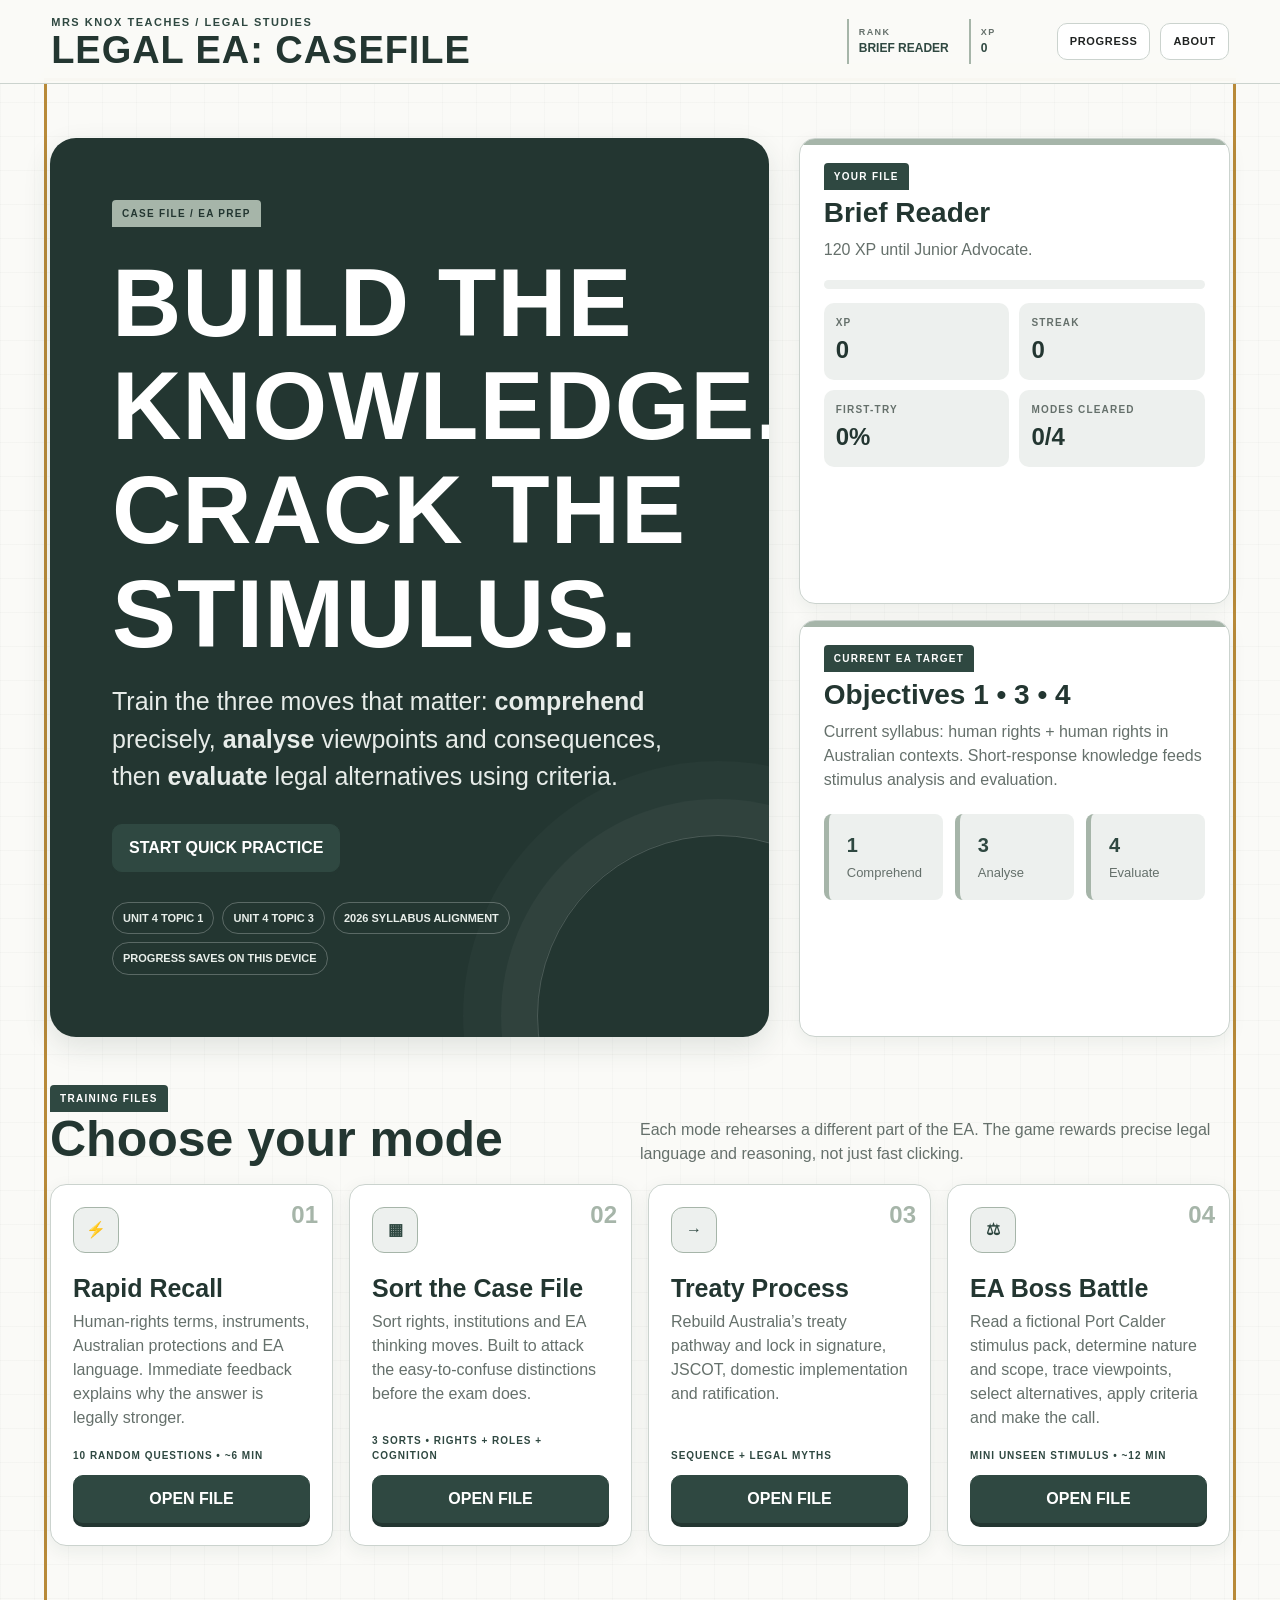
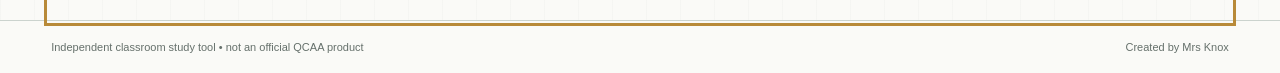
<file: index.html>
<!doctype html>
<html lang="en-AU">
<head>
  <meta charset="utf-8" />
  <meta name="viewport" content="width=device-width, initial-scale=1" />
  <meta name="theme-color" content="#2F4841" />
  <title>Legal EA: Casefile</title>
  <meta name="description" content="Mrs Knox Teaches Legal Studies EA study game: retrieval, sorting, treaty process and stimulus analysis/evaluation practice." />
  <link rel="stylesheet" href="styles.css" />
</head>
<body>
  <a class="skip-link" href="#app">Skip to game</a>
  <header class="site-header">
    <button class="brand-lockup" id="homeBtn" type="button" aria-label="Return to Casefile home">
      <span class="brand-eyebrow">MRS KNOX TEACHES / LEGAL STUDIES</span>
      <span class="brand-title">LEGAL EA: CASEFILE</span>
    </button>
    <div class="header-actions">
      <div class="mini-stat" title="Your current rank">
        <span class="mini-stat-label">RANK</span>
        <strong id="rankMini">BRIEF READER</strong>
      </div>
      <div class="mini-stat" title="Experience points">
        <span class="mini-stat-label">XP</span>
        <strong id="xpMini">0</strong>
      </div>
      <button class="icon-btn" id="progressBtn" type="button" aria-label="Open progress dashboard">PROGRESS</button>
      <button class="icon-btn" id="aboutBtn" type="button" aria-label="Open sources and scope">ABOUT</button>
    </div>
  </header>

  <main id="app" tabindex="-1"></main>

  <footer class="site-footer">
    <span>Independent classroom study tool • not an official QCAA product</span>
    <span>Created by Mrs Knox</span>
  </footer>

  <dialog id="aboutDialog" class="modal">
    <form method="dialog" class="modal-card">
      <div class="modal-head">
        <div>
          <span class="file-label">SOURCES + SCOPE</span>
          <h2>About this build</h2>
        </div>
        <button class="close-btn" value="close" aria-label="Close">×</button>
      </div>
      <div class="modal-content">
        <p><strong>Version 1</strong> is designed for the current QCAA Legal Studies 2025 v1.3 syllabus (January 2026). The current external assessment assesses Objectives 1, 3 and 4 and relates to Unit 4 Topic 1 and Topic 3.</p>
        <p>The game uses teacher-provided EA preparation resources, the current QCAA syllabus and the 2025 QCAA external assessment/marking guide as practice models. The Port Calder boss battle is <strong>fictional classroom stimulus</strong>; it is designed to rehearse legal reasoning, not to state that a fictional Bill or stakeholder exists.</p>
        <div class="source-list">
          <h3>Primary source basis</h3>
          <ul>
            <li>QCAA Legal Studies 2025 v1.3 General senior syllabus (January 2026).</li>
            <li>QCAA External assessment 2025 question/response book and marking guide.</li>
            <li>Mrs Knox Week 1–3 EA preparation materials.</li>
            <li>Mrs Knox treaty, human-rights scrutiny, Commonwealth powers/limits and Chapter III resources.</li>
          </ul>
        </div>
        <div class="notice-box"><strong>Accuracy rule:</strong> where the game teaches a legal process, it distinguishes the source/actor, legal meaning or effect, and consequence. Fictional stimuli are labelled as fictional.</div>
      </div>
    </form>
  </dialog>

  <script src="app.js" defer></script>
</body>
</html>
</file>
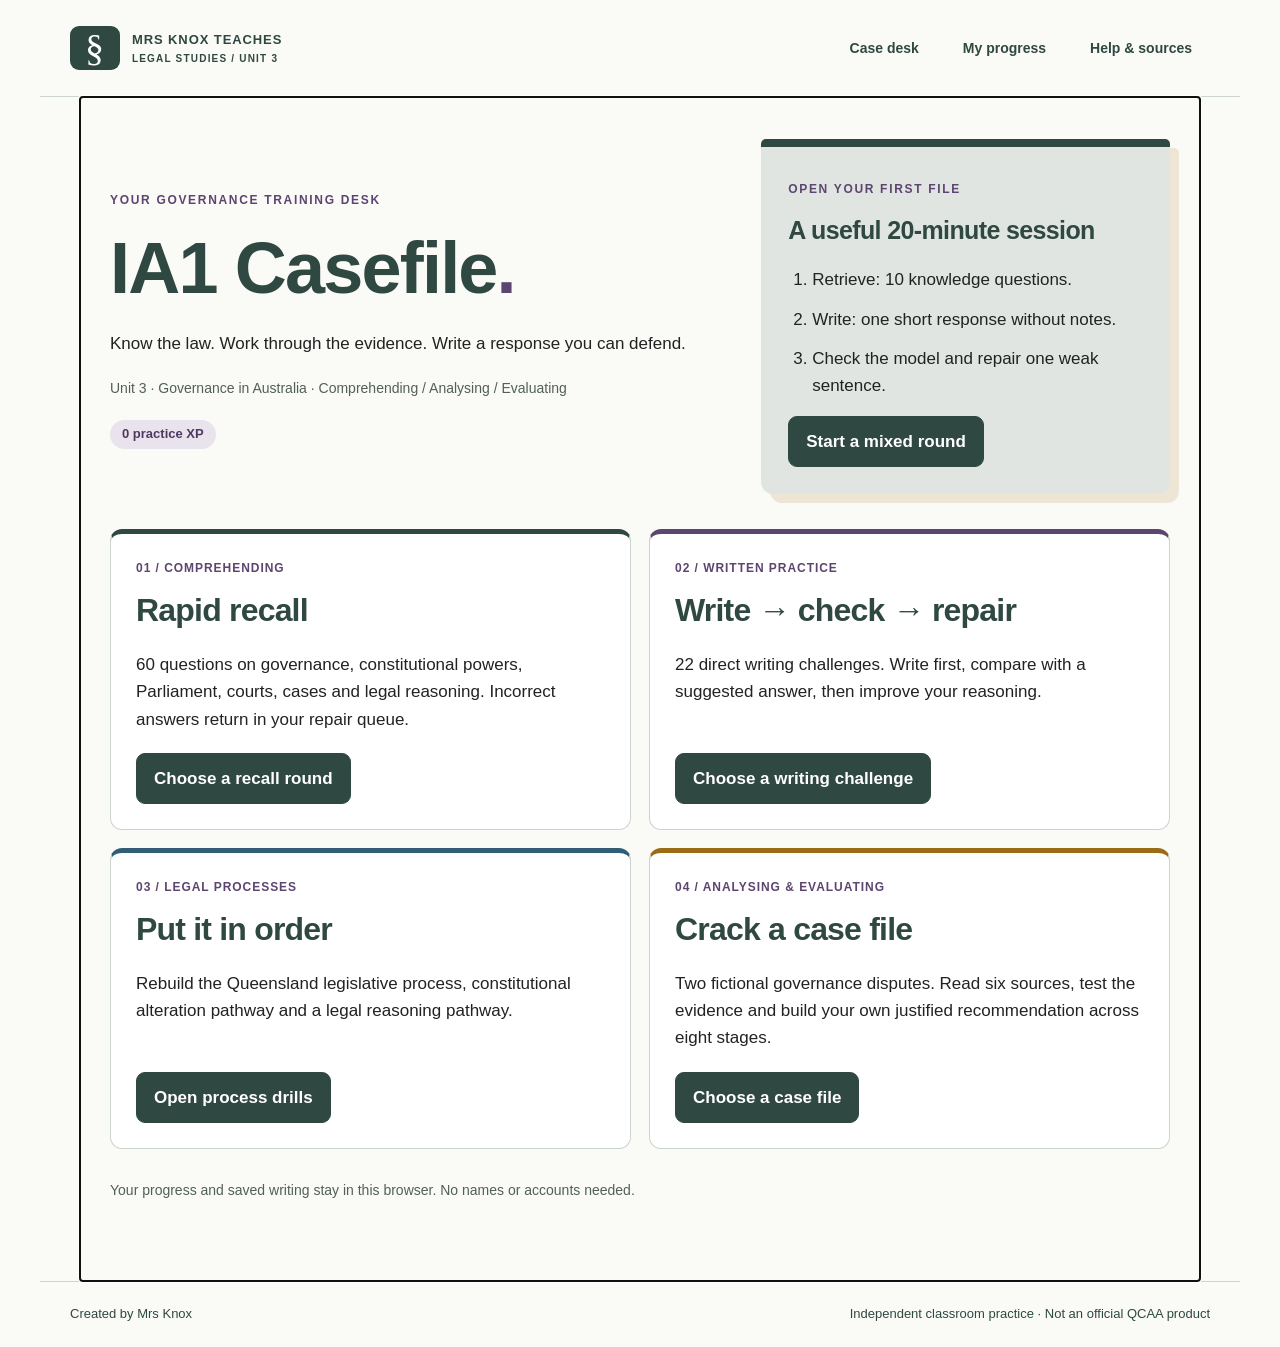
<file: ia1/index.html>
<!doctype html>
<html lang="en-AU"><head><meta charset="utf-8"><meta name="viewport" content="width=device-width,initial-scale=1"><meta name="theme-color" content="#2F4841"><meta name="description" content="Governance knowledge, written practice and fictional source challenges for Queensland Legal Studies IA1."><title>IA1 Casefile | Mrs Knox Teaches</title><link rel="stylesheet" href="style.css"></head>
<body><a class="skip" href="#app">Skip to activity</a><header><a class="brand" href="#home" aria-label="IA1 Casefile home"><span class="brandmark" aria-hidden="true">§</span><span>MRS KNOX TEACHES<small>LEGAL STUDIES / UNIT 3</small></span></a><nav aria-label="Main navigation"><button data-nav="home">Case desk</button><button data-nav="progress">My progress</button><button data-nav="sources">Help & sources</button></nav></header><main id="app" tabindex="-1"></main><footer>Created by Mrs Knox <span>Independent classroom practice · Not an official QCAA product</span></footer><script src="data.js"></script><script src="app.js"></script></body></html>
</file>
<file: styles.css>
:root {
  --deep: #2F4841;
  --deep-dark: #233631;
  --sage: #A6B5A9;
  --pale: #E0E5E1;
  --very-pale: #EDF0EE;
  --ink: #202322;
  --paper: #FAFAF7;
  --white: #FFFFFF;
  --line: #CBD3CE;
  --muted: #65706B;
  --gold: #B88A39;
  --danger: #9B3B37;
  --success: #2F6A50;
  --shadow: 0 10px 28px rgba(35, 54, 49, .12);
  --radius: 16px;
}

* { box-sizing: border-box; }
html { scroll-behavior: smooth; }
body {
  margin: 0;
  min-height: 100vh;
  background:
    linear-gradient(rgba(47,72,65,.028) 1px, transparent 1px),
    linear-gradient(90deg, rgba(47,72,65,.022) 1px, transparent 1px),
    var(--paper);
  background-size: 34px 34px;
  color: var(--ink);
  font-family: "Work Sans", "Aptos", "Segoe UI", Arial, sans-serif;
  line-height: 1.5;
}
button, input { font: inherit; }
button { color: inherit; }
button:focus-visible, [tabindex]:focus-visible { outline: 3px solid var(--gold); outline-offset: 3px; }
.skip-link { position: absolute; left: -9999px; top: 0; }
.skip-link:focus { left: 16px; top: 16px; z-index: 999; background: var(--white); padding: 10px 14px; border: 2px solid var(--deep); }

.site-header {
  position: sticky;
  top: 0;
  z-index: 30;
  display: flex;
  justify-content: space-between;
  align-items: center;
  gap: 24px;
  padding: 14px clamp(18px, 4vw, 56px);
  border-bottom: 1px solid var(--line);
  background: rgba(250,250,247,.94);
  backdrop-filter: blur(14px);
}
.brand-lockup { border: 0; background: transparent; text-align: left; cursor: pointer; padding: 0; }
.brand-eyebrow { display: block; font-size: 11px; letter-spacing: .14em; font-weight: 800; color: var(--deep); }
.brand-title { display: block; font-family: "Oswald", "Arial Narrow", sans-serif; font-size: clamp(24px, 3vw, 38px); font-weight: 800; letter-spacing: .025em; color: var(--deep-dark); line-height: 1; }
.header-actions { display: flex; align-items: center; gap: 10px; }
.mini-stat { min-width: 78px; padding: 7px 10px; border-left: 2px solid var(--sage); }
.mini-stat-label { display: block; font-size: 9px; letter-spacing: .16em; color: var(--muted); font-weight: 800; }
.mini-stat strong { display: block; font-size: 12px; color: var(--deep); }
.icon-btn, .ghost-btn, .primary-btn, .secondary-btn, .option-btn, .category-btn, .chip-btn, .move-btn, .truefalse-btn {
  border-radius: 10px;
  cursor: pointer;
  transition: transform .14s ease, background .14s ease, border-color .14s ease, box-shadow .14s ease;
}
.icon-btn { border: 1px solid var(--line); background: var(--white); padding: 9px 12px; font-size: 11px; font-weight: 800; letter-spacing: .06em; }
.icon-btn:hover, .ghost-btn:hover, .secondary-btn:hover { border-color: var(--deep); transform: translateY(-1px); }

#app { width: min(1180px, calc(100% - 32px)); margin: 0 auto; padding: 42px 0 74px; min-height: calc(100vh - 150px); }

.hero {
  display: grid;
  grid-template-columns: 1.25fr .75fr;
  gap: 30px;
  align-items: stretch;
  margin-top: 12px;
}
.hero-main { position: relative; overflow: hidden; background: var(--deep-dark); color: var(--white); border-radius: 26px; padding: clamp(28px, 5vw, 62px); min-height: 420px; box-shadow: var(--shadow); }
.hero-main::after { content: ""; position: absolute; width: 360px; height: 360px; border: 1px solid rgba(255,255,255,.18); border-radius: 50%; right: -130px; bottom: -160px; box-shadow: 0 0 0 36px rgba(255,255,255,.035), 0 0 0 74px rgba(255,255,255,.025); }
.file-label { display: inline-flex; align-items: center; gap: 8px; padding: 6px 10px; background: var(--deep); color: var(--white); border-radius: 4px 4px 0 0; font-size: 10px; font-weight: 900; letter-spacing: .13em; }
.hero-main .file-label { background: var(--sage); color: var(--deep-dark); }
h1, h2, h3 { font-family: "Oswald", "Arial Narrow", sans-serif; margin: 0; line-height: 1.08; color: var(--deep-dark); }
.hero-main h1 { color: var(--white); font-size: clamp(54px, 8vw, 96px); letter-spacing: .01em; margin: 24px 0 18px; }
.hero-main p { max-width: 760px; font-size: clamp(18px, 2.2vw, 25px); color: #E7ECE9; margin: 0 0 28px; }
.hero-kicker { display: flex; flex-wrap: wrap; gap: 8px; margin-top: 30px; }
.kicker { border: 1px solid rgba(255,255,255,.25); padding: 7px 10px; border-radius: 999px; font-size: 11px; font-weight: 750; color: #E8EEEA; }
.hero-side { display: grid; gap: 16px; }
.case-card, .panel, .mode-card, .question-card, .feedback-card, .source-card, .score-card, .process-card, .summary-card {
  background: var(--white);
  border: 1px solid var(--line);
  border-radius: var(--radius);
  box-shadow: 0 5px 18px rgba(35,54,49,.07);
}
.case-card { padding: 24px; position: relative; overflow: hidden; }
.case-card::before { content: ""; position: absolute; top: 0; left: 0; right: 0; height: 6px; background: var(--sage); }
.case-card h2 { font-size: 28px; margin: 8px 0 10px; }
.case-card p { margin: 0; color: var(--muted); }
.progress-track { width: 100%; height: 9px; background: var(--very-pale); border-radius: 999px; overflow: hidden; margin-top: 18px; }
.progress-fill { height: 100%; width: 0; background: var(--deep); transition: width .4s ease; }
.stat-grid { display: grid; grid-template-columns: repeat(2, 1fr); gap: 10px; margin-top: 14px; }
.stat-box { background: var(--very-pale); border-radius: 10px; padding: 12px; }
.stat-box span { display: block; font-size: 10px; color: var(--muted); letter-spacing: .12em; font-weight: 800; }
.stat-box strong { display: block; margin-top: 2px; font-family: "Oswald", "Arial Narrow", sans-serif; font-size: 24px; color: var(--deep-dark); }

.section-head { margin: 48px 0 18px; display: flex; justify-content: space-between; align-items: end; gap: 20px; }
.section-head h2 { font-size: clamp(32px, 5vw, 50px); }
.section-head p { max-width: 590px; margin: 0; color: var(--muted); }
.mode-grid { display: grid; grid-template-columns: repeat(4, 1fr); gap: 16px; }
.mode-card { padding: 22px; display: flex; flex-direction: column; min-height: 255px; position: relative; overflow: hidden; }
.mode-card::before { content: attr(data-file); position: absolute; top: 12px; right: 14px; font-family: "Oswald", "Arial Narrow", sans-serif; color: var(--sage); font-size: 24px; font-weight: 800; }
.mode-icon { width: 46px; height: 46px; border: 1px solid var(--sage); color: var(--deep); display: grid; place-items: center; border-radius: 12px; font-weight: 900; margin-bottom: 22px; background: var(--very-pale); }
.mode-card h3 { font-size: 25px; margin-bottom: 8px; }
.mode-card p { color: var(--muted); margin: 0 0 18px; flex: 1; }
.mode-meta { font-size: 10px; letter-spacing: .1em; font-weight: 800; color: var(--deep); margin-bottom: 12px; }
.primary-btn, .secondary-btn, .ghost-btn { min-height: 44px; padding: 11px 16px; font-weight: 800; }
.primary-btn { border: 1px solid var(--deep); background: var(--deep); color: var(--white); box-shadow: 0 4px 0 var(--deep-dark); }
.primary-btn:hover { transform: translateY(-1px); background: var(--deep-dark); }
.primary-btn:active { transform: translateY(2px); box-shadow: 0 1px 0 var(--deep-dark); }
.secondary-btn { border: 1px solid var(--deep); background: var(--white); color: var(--deep); }
.ghost-btn { border: 1px solid var(--line); background: transparent; color: var(--deep); }

.ea-map { margin-top: 22px; display: grid; grid-template-columns: repeat(3, 1fr); gap: 12px; }
.ea-map > div { padding: 16px 18px; background: var(--very-pale); border-left: 5px solid var(--sage); border-radius: 8px; }
.ea-map strong { display: block; color: var(--deep); font-family: "Oswald", "Arial Narrow", sans-serif; font-size: 20px; }
.ea-map span { font-size: 13px; color: var(--muted); }

.game-shell { max-width: 940px; margin: 0 auto; }
.game-topbar { display: flex; justify-content: space-between; align-items: center; gap: 14px; margin-bottom: 20px; }
.breadcrumb { display: flex; align-items: center; gap: 8px; color: var(--muted); font-size: 12px; font-weight: 700; }
.game-score { display: flex; gap: 10px; }
.score-pill { padding: 7px 10px; border-radius: 999px; background: var(--very-pale); color: var(--deep); font-size: 11px; font-weight: 800; }
.game-title { margin: 10px 0 22px; }
.game-title h1 { font-size: clamp(42px, 7vw, 70px); }
.game-title p { color: var(--muted); font-size: 18px; max-width: 760px; }

.question-card { padding: clamp(22px, 4vw, 38px); }
.question-num { color: var(--sage); font-size: 12px; font-weight: 900; letter-spacing: .1em; }
.question-card h2 { font-size: clamp(28px, 4vw, 42px); margin: 10px 0 24px; }
.options { display: grid; gap: 10px; }
.option-btn { width: 100%; border: 1px solid var(--line); background: var(--white); text-align: left; padding: 14px 16px; min-height: 56px; font-weight: 650; }
.option-btn:hover { border-color: var(--deep); background: var(--very-pale); }
.option-btn.correct { border-color: var(--success); background: #EAF4EE; }
.option-btn.wrong { border-color: var(--danger); background: #F8ECEB; }
.option-btn:disabled { cursor: default; opacity: .9; }
.feedback-card { margin-top: 16px; padding: 18px 20px; border-left: 5px solid var(--deep); }
.feedback-card.error { border-left-color: var(--danger); }
.feedback-card strong { color: var(--deep-dark); }
.feedback-card p { margin: 7px 0; }
.legal-upgrade { background: var(--very-pale); padding: 12px 14px; border-radius: 8px; margin-top: 10px; }
.feedback-actions { display: flex; justify-content: flex-end; gap: 10px; margin-top: 16px; }

.sort-bank { margin: 18px 0; padding: 16px; border: 1px dashed var(--sage); border-radius: var(--radius); background: rgba(237,240,238,.65); }
.sort-bank h3 { font-size: 20px; margin-bottom: 12px; }
.sort-items { display: flex; flex-wrap: wrap; gap: 9px; }
.chip-btn { border: 1px solid var(--line); background: var(--white); padding: 10px 12px; font-size: 13px; font-weight: 700; text-align: left; }
.chip-btn:hover, .chip-btn.selected { border-color: var(--deep); background: var(--pale); }
.sort-grid { display: grid; grid-template-columns: repeat(auto-fit, minmax(180px, 1fr)); gap: 12px; margin-top: 14px; }
.sort-column { min-height: 180px; border: 1px solid var(--line); border-radius: var(--radius); background: var(--white); padding: 14px; }
.sort-column h3 { font-size: 22px; padding-bottom: 8px; border-bottom: 2px solid var(--sage); margin-bottom: 12px; }
.sort-column.drop-active { background: var(--very-pale); border-color: var(--deep); }
.placed-item { display: block; width: 100%; border: 1px solid var(--line); border-radius: 9px; background: var(--paper); padding: 9px 10px; margin-bottom: 7px; text-align: left; cursor: pointer; font-size: 12px; }
.placed-item.correct { border-color: var(--success); background: #EAF4EE; }
.placed-item.wrong { border-color: var(--danger); background: #F8ECEB; }
.sort-actions { display: flex; gap: 10px; justify-content: flex-end; margin-top: 16px; flex-wrap: wrap; }

.process-list { display: grid; gap: 9px; margin: 18px 0; }
.process-card { display: grid; grid-template-columns: 42px 1fr auto; gap: 12px; align-items: center; padding: 12px 14px; cursor: grab; }
.process-card.dragging { opacity: .5; }
.process-card.correct-pos { border-color: var(--success); background: #EAF4EE; }
.process-card.wrong-pos { border-color: var(--danger); background: #F8ECEB; }
.process-index { width: 34px; height: 34px; border-radius: 8px; background: var(--deep); color: var(--white); display: grid; place-items: center; font-family: "Oswald", "Arial Narrow", sans-serif; font-weight: 800; }
.process-copy strong { display: block; color: var(--deep-dark); }
.process-copy span { display: block; font-size: 12px; color: var(--muted); margin-top: 2px; }
.move-controls { display: flex; gap: 5px; }
.move-btn { border: 1px solid var(--line); background: var(--white); width: 32px; height: 32px; font-weight: 900; }
.lock-grid { display: grid; grid-template-columns: repeat(3, 1fr); gap: 10px; margin-top: 18px; }
.lock-card { background: var(--very-pale); border-left: 4px solid var(--deep); border-radius: 8px; padding: 14px; font-weight: 750; color: var(--deep-dark); }
.myth-card { margin-top: 14px; padding: 16px; background: var(--white); border: 1px solid var(--line); border-radius: var(--radius); }
.truefalse { display: flex; gap: 8px; margin-top: 10px; }
.truefalse-btn { border: 1px solid var(--deep); background: var(--white); color: var(--deep); padding: 9px 15px; font-weight: 800; }

.source-stack { display: grid; gap: 10px; margin: 18px 0 26px; }
.source-card { padding: 18px 20px; }
.source-card .source-label { font-size: 10px; letter-spacing: .12em; font-weight: 900; color: var(--deep); }
.source-card p { margin: 8px 0 0; }
.fiction-notice { padding: 13px 15px; border: 1px solid var(--sage); background: var(--very-pale); border-radius: 10px; color: var(--deep-dark); font-size: 13px; }
.boss-stage { margin-top: 24px; }
.boss-stage-head { display: flex; justify-content: space-between; gap: 14px; align-items: center; margin-bottom: 10px; }
.boss-stage-head .skill-tag { background: var(--deep); color: var(--white); padding: 5px 9px; border-radius: 999px; font-size: 10px; font-weight: 900; letter-spacing: .06em; }
.multi-note { font-size: 12px; color: var(--muted); margin-bottom: 10px; }
.option-btn.selected { border-color: var(--deep); background: var(--pale); }
.boss-plan { display: grid; gap: 9px; margin-top: 18px; }
.plan-row { display: grid; grid-template-columns: 180px 1fr; gap: 12px; padding: 12px; border-bottom: 1px solid var(--line); }
.plan-row strong { color: var(--deep); }
.skill-meter { display: grid; grid-template-columns: repeat(7, 1fr); gap: 6px; margin: 20px 0; }
.skill-segment { height: 10px; border-radius: 999px; background: var(--line); }
.skill-segment.on { background: var(--deep); }

.progress-page .score-card { padding: 24px; }
.rank-banner { display: flex; justify-content: space-between; gap: 20px; align-items: center; background: var(--deep-dark); color: var(--white); padding: 26px; border-radius: 20px; }
.rank-banner h1 { color: var(--white); font-size: clamp(42px, 6vw, 70px); }
.rank-banner p { margin: 6px 0 0; color: #DCE5E0; }
.rank-badge { min-width: 110px; min-height: 110px; border: 2px solid var(--sage); border-radius: 50%; display: grid; place-items: center; text-align: center; font-family: "Oswald", "Arial Narrow", sans-serif; font-weight: 800; color: var(--white); }
.mastery-grid { display: grid; grid-template-columns: repeat(2, 1fr); gap: 12px; margin-top: 16px; }
.mastery-row { padding: 16px; background: var(--white); border: 1px solid var(--line); border-radius: 12px; }
.mastery-row-head { display: flex; justify-content: space-between; gap: 12px; margin-bottom: 8px; }
.mastery-row-head strong { color: var(--deep-dark); }
.mastery-bar { height: 8px; background: var(--very-pale); border-radius: 999px; overflow: hidden; }
.mastery-bar > span { display: block; height: 100%; background: var(--deep); }
.reset-area { margin-top: 26px; padding-top: 20px; border-top: 1px solid var(--line); }

.modal { border: 0; padding: 0; width: min(720px, calc(100% - 28px)); border-radius: 18px; box-shadow: 0 30px 90px rgba(0,0,0,.28); background: var(--paper); }
.modal::backdrop { background: rgba(20,30,27,.65); }
.modal-card { padding: 0; }
.modal-head { display: flex; justify-content: space-between; gap: 20px; align-items: start; padding: 24px 26px 18px; border-bottom: 1px solid var(--line); }
.modal-head h2 { font-size: 34px; margin-top: 8px; }
.close-btn { border: 1px solid var(--line); background: var(--white); width: 38px; height: 38px; border-radius: 50%; font-size: 24px; cursor: pointer; }
.modal-content { padding: 22px 26px 28px; }
.modal-content p { margin-top: 0; }
.source-list { padding: 16px; border: 1px solid var(--line); background: var(--white); border-radius: 12px; }
.source-list h3 { font-size: 22px; }
.source-list ul { margin-bottom: 0; }
.notice-box { margin-top: 14px; padding: 14px 16px; background: var(--very-pale); border-left: 4px solid var(--deep); }

.empty-state { padding: 50px 20px; text-align: center; color: var(--muted); }
.loading { min-height: 50vh; display: grid; place-items: center; text-align: center; }
.loading strong { font-family: "Oswald", "Arial Narrow", sans-serif; font-size: 36px; color: var(--deep); }
.error-box { max-width: 700px; margin: 50px auto; padding: 24px; background: #F8ECEB; border: 1px solid #D6A5A1; border-radius: 14px; }
.site-footer { display: flex; justify-content: space-between; gap: 16px; padding: 18px clamp(18px,4vw,56px); border-top: 1px solid var(--line); color: var(--muted); font-size: 11px; background: var(--paper); }

@media (max-width: 980px) {
  .hero { grid-template-columns: 1fr; }
  .mode-grid { grid-template-columns: repeat(2, 1fr); }
  .ea-map { grid-template-columns: 1fr; }
  .header-actions .mini-stat { display: none; }
}
@media (max-width: 720px) {
  .site-header { align-items: flex-start; }
  .header-actions { flex-wrap: wrap; justify-content: flex-end; }
  .icon-btn { padding: 8px 9px; font-size: 10px; }
  #app { width: min(100% - 22px, 1180px); padding-top: 24px; }
  .hero-main { min-height: auto; }
  .mode-grid { grid-template-columns: 1fr; }
  .lock-grid { grid-template-columns: 1fr; }
  .process-card { grid-template-columns: 36px 1fr; }
  .move-controls { grid-column: 2; justify-content: flex-end; }
  .mastery-grid { grid-template-columns: 1fr; }
  .rank-banner { align-items: flex-start; flex-direction: column; }
  .skill-meter { grid-template-columns: repeat(4, 1fr); }
  .plan-row { grid-template-columns: 1fr; }
  .site-footer { flex-direction: column; }
}
@media (prefers-reduced-motion: reduce) {
  *, *::before, *::after { scroll-behavior: auto !important; transition: none !important; }
}
</file>
<file: ia1/style.css>
:root{--green:#2f4841;--dark:#233631;--sage:#a6b5a9;--paper:#fafaf7;--ink:#202322;--line:#cbd4ce;--purple:#5c456f;--amber:#f1cf78;--blue:#315d76}*{box-sizing:border-box}body{margin:0;background:var(--paper);color:var(--ink);font:17px/1.6 Arial,sans-serif}button,input,select,textarea{font:inherit}button,a{touch-action:manipulation}button{cursor:pointer;border:1px solid var(--line);background:white;color:var(--green);border-radius:9px;padding:11px 17px;font-weight:700}button:hover{border-color:var(--green);background:#edf0ee}button:disabled{cursor:default;opacity:.65}button:focus-visible,a:focus-visible,select:focus-visible,textarea:focus-visible,input:focus-visible{outline:3px solid var(--purple);outline-offset:4px}a{color:var(--blue)}header{max-width:1200px;margin:auto;padding:25px 30px;display:flex;justify-content:space-between;align-items:center;gap:20px;border-bottom:1px solid var(--line)}.brand{display:flex;align-items:center;gap:12px;color:var(--green);text-decoration:none;font-size:13px;font-weight:800;letter-spacing:.07em}.brand small{display:block;font-size:10px;letter-spacing:.12em}.brandmark{font:38px Georgia,serif;background:var(--green);color:white;padding:0 15px;border-radius:9px}nav{display:flex;gap:8px}nav button{font-size:14px;background:transparent;border-color:transparent}main{max-width:1120px;margin:0 auto;padding:42px 30px 60px;min-height:75vh}h1,h2,h3{color:var(--green);line-height:1.15;letter-spacing:-.025em}h1{font-size:clamp(38px,6vw,72px);margin:15px 0 20px}h2{font-size:32px;margin:14px 0 22px}h3{font-size:22px;margin:10px 0 14px}p{margin:12px 0 20px}.eyebrow{font-size:12px;font-weight:800;letter-spacing:.14em;text-transform:uppercase;color:var(--purple)}.hero{display:grid;grid-template-columns:1.5fr 1fr;gap:38px;align-items:center;margin-bottom:35px}.hero p{max-width:590px}.docket{background:#e0e5e1;border-top:8px solid var(--green);border-radius:5px 5px 12px 12px;padding:27px;box-shadow:9px 9px 0 #eee5d5}.docket h2{font-size:25px}.docket ol{padding-left:24px}.docket li{margin:12px 0}.grid{display:grid;grid-template-columns:repeat(2,minmax(0,1fr));gap:18px}.card{background:white;border:1px solid var(--line);border-top:5px solid var(--green);border-radius:12px;padding:25px;display:flex;flex-direction:column;align-items:flex-start}.card.purple{border-top-color:var(--purple)}.card.blue{border-top-color:var(--blue)}.card.amber{border-top-color:#9b6c16}.card p{flex:1;margin-top:0}.tag{font-size:12px;font-weight:bold;text-transform:uppercase;letter-spacing:.08em;color:var(--purple)}.primary{background:var(--green);color:white;border-color:var(--green)}.primary:hover{background:var(--dark);color:white}.secondary{background:var(--purple);border-color:var(--purple);color:white}.toolbar{display:flex;align-items:center;flex-wrap:wrap;gap:12px;margin:15px 0 24px}.toolbar label{font-size:15px}.toolbar select{margin-left:8px}select{border:1px solid var(--line);border-radius:6px;background:white;padding:10px;max-width:100%}.panel{background:white;border:1px solid var(--line);border-radius:12px;padding:28px;margin:20px 0}.narrow{max-width:820px;margin:auto}.question{font-size:25px;color:var(--dark);font-weight:700;line-height:1.4}.options{display:grid;gap:11px;margin:22px 0}.option{display:flex;text-align:left;align-items:center;gap:14px;padding:16px;font-weight:500}.letter{background:#edf0ee;border-radius:5px;min-width:30px;padding:2px;text-align:center;font-weight:bold}.option.correct{border:2px solid #365b43;background:#e8f1e8}.option.wrong{border:2px solid #a23838;background:#fff0ed}.feedback{padding:20px;background:#edf0ee;border-left:5px solid var(--green);margin:20px 0}.feedback.error{border-color:#a23838}.muted{font-size:14px;color:#526057}.progressline{height:8px;background:#e0e5e1;border-radius:8px;margin:15px 0 30px;overflow:hidden}.progressline div{height:100%;background:var(--purple)}textarea{display:block;min-height:220px;width:100%;padding:17px;border:1px solid #8b9b90;border-radius:8px;resize:vertical;line-height:1.7;background:#fffefa;color:var(--ink)}.checkrow{display:flex;gap:12px;padding:12px 0;border-bottom:1px solid #e0e5e1;align-items:flex-start}.checkrow input{width:20px;height:20px;flex-shrink:0;margin-top:3px;accent-color:var(--green)}.note{padding:15px 20px;background:#f7edd4;border-left:4px solid #a77927;font-size:15px}.pill{display:inline-block;padding:4px 12px;border-radius:20px;background:#e9e3ed;color:#503960;font-size:13px;font-weight:700}.stats{display:flex;gap:20px;flex-wrap:wrap;margin:20px 0}.stat{padding:20px 25px;background:#edf0ee;border-radius:10px;flex:1;min-width:140px}.stat strong{display:block;font-size:32px;color:var(--green)}.case-layout{display:grid;grid-template-columns:1fr 1.2fr;gap:22px;align-items:start}.case-layout .panel{margin-top:0}.source{border-bottom:1px solid var(--line);padding:10px 0}.source h3{font-size:18px}.source p{font-size:15px}.source-list{max-height:650px;overflow:auto;padding-right:8px}.steprow{display:flex;align-items:center;gap:10px;padding:14px 0;border-bottom:1px solid var(--line)}.steprow span{flex:1}.steprow button{padding:7px 12px}.summary{white-space:pre-wrap;font-size:16px}.empty{padding:40px;text-align:center}.skip{position:absolute;top:-100px;left:10px}.skip:focus{top:10px;background:white;padding:10px;z-index:5}footer{border-top:1px solid var(--line);padding:22px 30px;max-width:1200px;margin:auto;color:var(--green);font-size:13px;display:flex;justify-content:space-between;gap:18px}details{margin:20px 0}summary{cursor:pointer;font-weight:bold;color:var(--green)}.danger{color:#8a2929}.source-links li{margin:12px 0}.spaced{margin-top:30px}table{border-collapse:collapse;width:100%;margin:20px 0;font-size:15px}td,th{text-align:left;padding:13px 10px;border-bottom:1px solid var(--line)}@media(max-width:760px){header{padding:16px;display:block}.brand{margin-bottom:15px}nav{justify-content:space-between}nav button{padding:8px;font-size:12px}main{padding:25px 18px 40px}.hero,.grid,.case-layout{grid-template-columns:1fr}.hero{gap:18px}.docket{padding:20px}.card,.panel{padding:20px}.question{font-size:22px}.source-list{max-height:none}.case-layout aside{order:0}footer{display:block;padding:20px}footer span{display:block}.toolbar{align-items:flex-start}h2{font-size:28px}.steprow{gap:6px}.steprow button{padding:8px}.stat{padding:15px}}
@media print{header,footer,button,.toolbar{display:none}main{max-width:none;padding:0}.panel{break-inside:avoid}.case-layout{display:block}textarea{border:0}.source-list{max-height:none;overflow:visible}}
</file>
